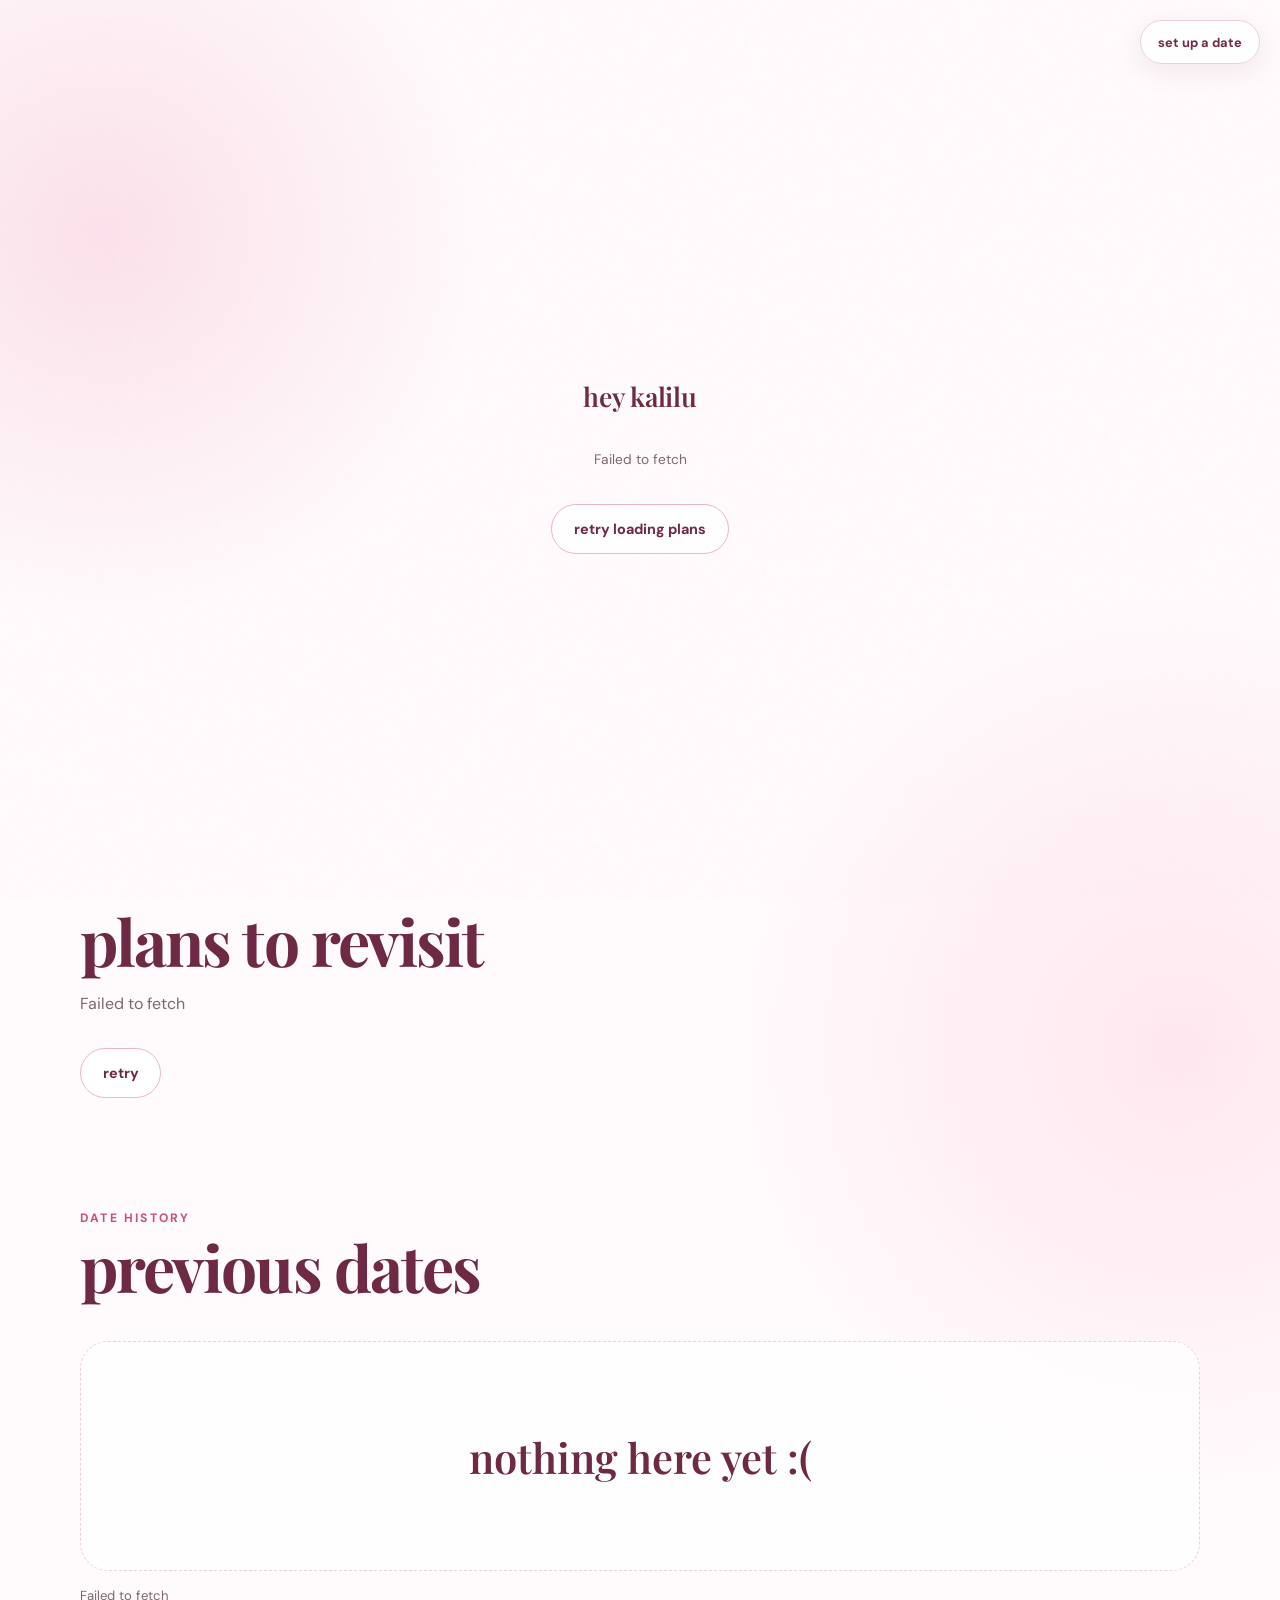
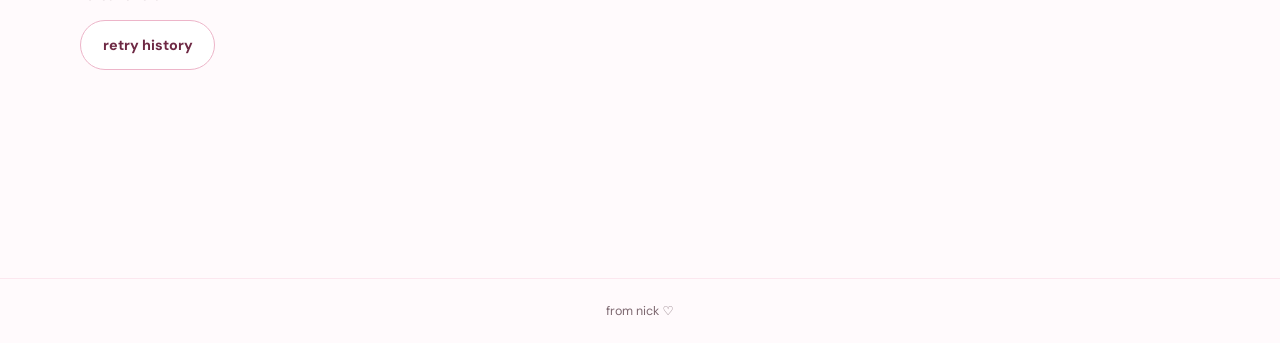
<file: index.html>
<!doctype html>
<html lang="en">
  <head>
    <meta charset="UTF-8" />
    <meta name="viewport" content="width=device-width, initial-scale=1.0" />
    <meta name="theme-color" content="#fff7fa" />
    <meta name="description" content="A date plan for you." />
    <meta property="og:title" content="date invite" />
    <meta property="og:description" content="a date plan for you ♡" />
    <meta property="og:type" content="website" />
    <meta property="og:url" content="https://beanzbeanz.github.io/dateapp/" />
    <meta property="og:image" content="https://beanzbeanz.github.io/dateapp/assets/date-invite-preview.png" />
    <meta property="og:image:type" content="image/png" />
    <meta property="og:image:width" content="1200" />
    <meta property="og:image:height" content="630" />
    <meta property="og:image:alt" content="Date invite on a pink background" />
    <meta name="twitter:card" content="summary_large_image" />
    <meta name="twitter:title" content="date invite" />
    <meta name="twitter:description" content="a date plan for you ♡" />
    <meta name="twitter:image" content="https://beanzbeanz.github.io/dateapp/assets/date-invite-preview.png" />
    <title>date invite</title>
    <link rel="preconnect" href="https://fonts.googleapis.com" />
    <link rel="preconnect" href="https://fonts.gstatic.com" crossorigin />
    <link href="https://fonts.googleapis.com/css2?family=DM+Sans:wght@400;500;600;700&family=Playfair+Display:ital,wght@0,600;1,600&display=swap" rel="stylesheet" />
    <link rel="stylesheet" href="styles.css" />
  </head>
  <body>
    <div class="petal-field" aria-hidden="true"></div>

    <nav class="site-toolbar" aria-label="Date options">
      <a class="setup-date-link" data-setup-link href="setup.html">set up a date</a>
    </nav>

    <main>
      <section class="hero" aria-labelledby="plan-title">
        <p class="top-note">hey <span data-her-name>kalilu</span></p>

        <p class="plan-loading" data-plan-loading aria-live="polite">checking upcoming plans…</p>

        <button class="button button-secondary" id="retry-plan" type="button" hidden>retry loading plans</button>

        <div class="card invitation-card" data-plan-card hidden>
          <div class="stamp" aria-hidden="true">♥</div>
          <p class="eyebrow plan-label">the plan</p>
          <h1 id="plan-title" data-plan-title>dinner and a movie</h1>
          <p class="plan-note" data-plan-note hidden></p>

          <div class="date-ticket" aria-label="Date details">
            <div>
              <span class="detail-label">Day</span>
              <strong data-day>Saturday</strong>
            </div>
            <div>
              <span class="detail-label">Date</span>
              <strong data-date>October 24</strong>
            </div>
            <div>
              <span class="detail-label">Time</span>
              <strong data-time>7:00 PM</strong>
            </div>
          </div>

          <div class="location" data-location-wrap hidden>
            <span class="detail-label">Location</span>
            <strong data-location></strong>
          </div>

          <a class="calendar-button" data-calendar download="date.ics" href="#">add to calendar</a>

          <p class="plan-status" data-plan-status hidden></p>
          <p data-plan-reply hidden></p>
          <a class="preview-link" id="edit-plan" hidden>edit / reschedule</a>

          <div class="response-box" data-response-box>
            <span class="detail-label">Are you in?</span>
            <div class="response-actions">
              <button class="button button-primary" data-response="yes" type="button">yes</button>
              <button class="button button-secondary" data-response="no" type="button">no</button>
            </div>
          </div>

        </div>

        <div class="empty-plan card" data-empty-plan hidden>
          <p class="eyebrow">upcoming plans</p>
          <h1>no upcoming plans :(</h1>
          <a class="button button-primary empty-setup-button" data-setup-link href="setup.html">set up a date</a>
        </div>

        <section class="more-upcoming" data-more-upcoming hidden aria-labelledby="more-upcoming-title">
          <p class="eyebrow">after that</p>
          <h2 id="more-upcoming-title">more upcoming plans</h2>
          <div class="upcoming-list" data-upcoming-list></div>
          <button class="button button-secondary" id="more-upcoming" hidden>more plans</button>
        </section>
      </section>

      <section class="section-shell" aria-labelledby="declined-title">
        <h2 id="declined-title">plans to revisit</h2>
        <div class="upcoming-list" id="declined-list"></div>
        <p id="declined-status" role="status"></p>
        <button class="button button-secondary" id="more-declined" hidden>more plans</button>
      </section>
      <section class="date-history section-shell" aria-labelledby="history-title">
        <div class="section-heading">
          <p class="eyebrow">date history</p>
          <h2 id="history-title">previous dates</h2>
        </div>

        <div class="history-list" id="history-list">
          <div class="history-empty-state" data-history-empty>
            <p>nothing here yet :(</p>
          </div>
        </div>
        <p class="history-status" id="history-status" aria-live="polite"></p>
        <button class="button button-secondary" id="more-history" hidden>load older dates</button>
      </section>

      <section class="countdown-section section-shell" data-countdown-section hidden aria-labelledby="countdown-title">
        <div class="countdown-copy">
          <p class="eyebrow">Counting down</p>
          <h2 id="countdown-title">until the date</h2>
        </div>
        <div class="countdown">
          <div><strong id="days">00</strong><span>days</span></div>
          <div><strong id="hours">00</strong><span>hours</span></div>
          <div><strong id="minutes">00</strong><span>minutes</span></div>
          <div><strong id="seconds">00</strong><span>seconds</span></div>
        </div>
        <p class="countdown-fallback" id="countdown-fallback" hidden>It’s date time! ♥</p>
      </section>

    </main>

    <footer>from nick <span aria-hidden="true">♡</span></footer>

    <script src="supabase-config.js"></script>
    <script src="shared-data.js"></script>
    <script src="common.js"></script>
    <script src="photos.js?v=2"></script>
    <script src="script.js"></script>
  </body>
</html>
</file>
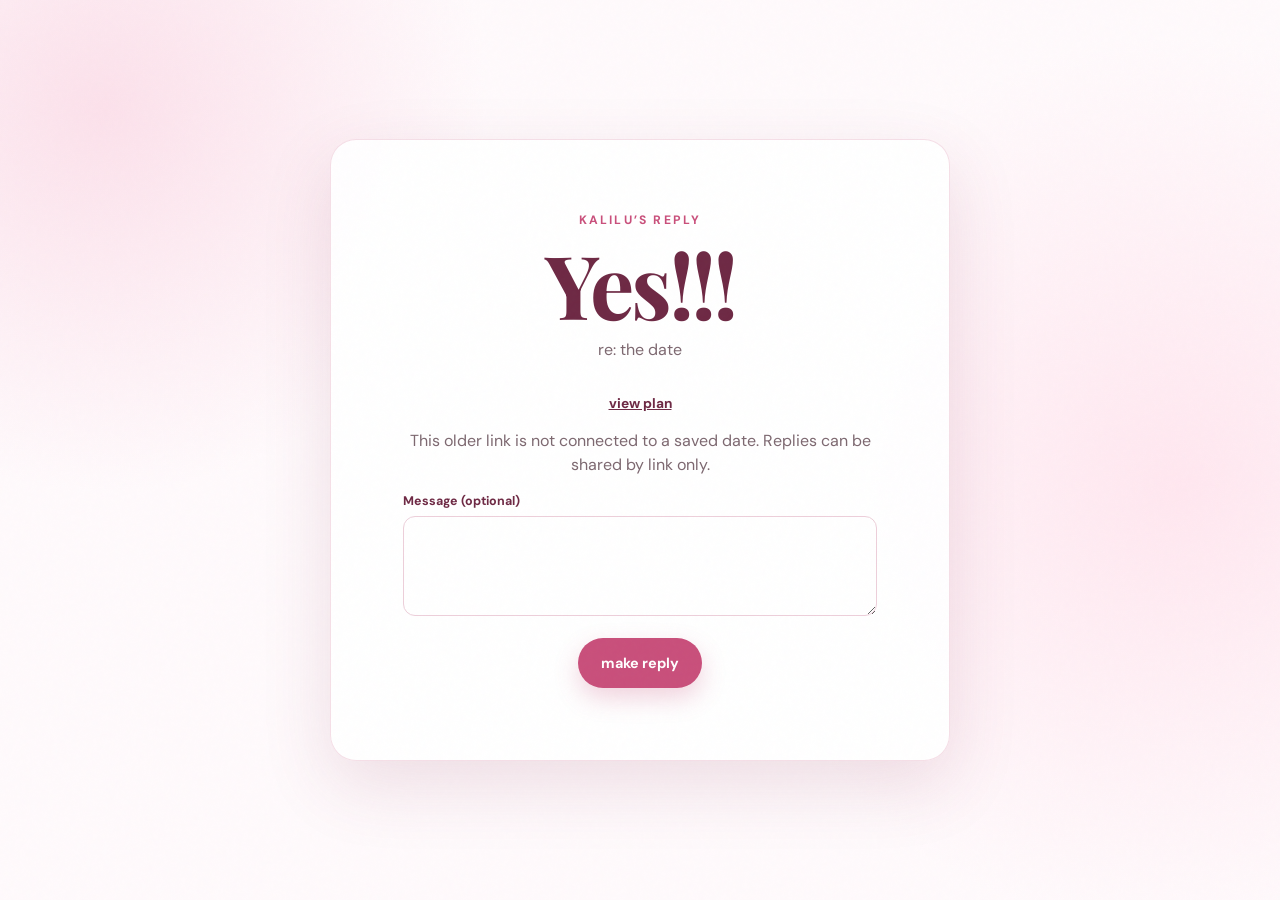
<file: response.html>
<!doctype html>
<html lang="en">
  <head>
    <meta charset="UTF-8" />
    <meta name="viewport" content="width=device-width, initial-scale=1.0" />
    <meta name="theme-color" content="#fff7fa" />
    <meta name="description" content="A reply to a date plan." />
    <title>date reply</title>
    <link rel="preconnect" href="https://fonts.googleapis.com" />
    <link rel="preconnect" href="https://fonts.gstatic.com" crossorigin />
    <link href="https://fonts.googleapis.com/css2?family=DM+Sans:wght@400;500;600;700&family=Playfair+Display:ital,wght@0,600;1,600&display=swap" rel="stylesheet" />
    <link rel="stylesheet" href="styles.css" />
  </head>
  <body>
    <main class="response-page">
      <div class="response-shell">
        <section class="card response-card" aria-labelledby="response-heading">
          <p class="eyebrow response-from" data-response-from></p>
          <h1 id="response-heading" data-response-heading>Yes!!!</h1>
          <p class="response-reference">re: <span data-original-title></span></p>

          <a class="preview-link" id="back-plan" href="index.html">view plan</a>
          <p id="reply-status" role="status"></p>
          <button class="button button-secondary" id="retry-response" type="button" hidden>reload current plan</button>
          <form class="response-form" id="response-form">
            <div class="field" data-reschedule-field hidden>
              <label for="free-date">I’m free (optional)</label>
              <input id="free-date" name="free" type="date" />
            </div>
            <div class="field">
              <label for="message">Message (optional)</label>
              <textarea id="message" name="message"></textarea>
            </div>
            <button class="button button-primary" type="submit">make reply</button>
          </form>

          <p class="response-free" data-response-free hidden></p>
          <p class="response-message" data-response-message hidden></p>

          <div class="reply-result" id="reply-result" hidden>
            <label for="reply-link">send this back</label>
            <div class="link-row">
              <input id="reply-link" readonly />
              <a class="button button-secondary messages-link" id="send-reply" href="#">open Messages</a>
            </div>
            <div class="result-actions">
              <a class="preview-link" id="preview-reply" href="response.html" target="_blank" rel="noopener">preview</a>
              <button class="button button-secondary" id="copy-reply" type="button">copy link</button>
              <button class="button button-secondary" id="share-reply" type="button" hidden>share</button>
            </div>
          </div>
        </section>
      </div>
    </main>
    <script src="supabase-config.js"></script>
    <script src="shared-data.js"></script>
    <script src="common.js"></script>
    <script src="response.js"></script>
  </body>
</html>
</file>
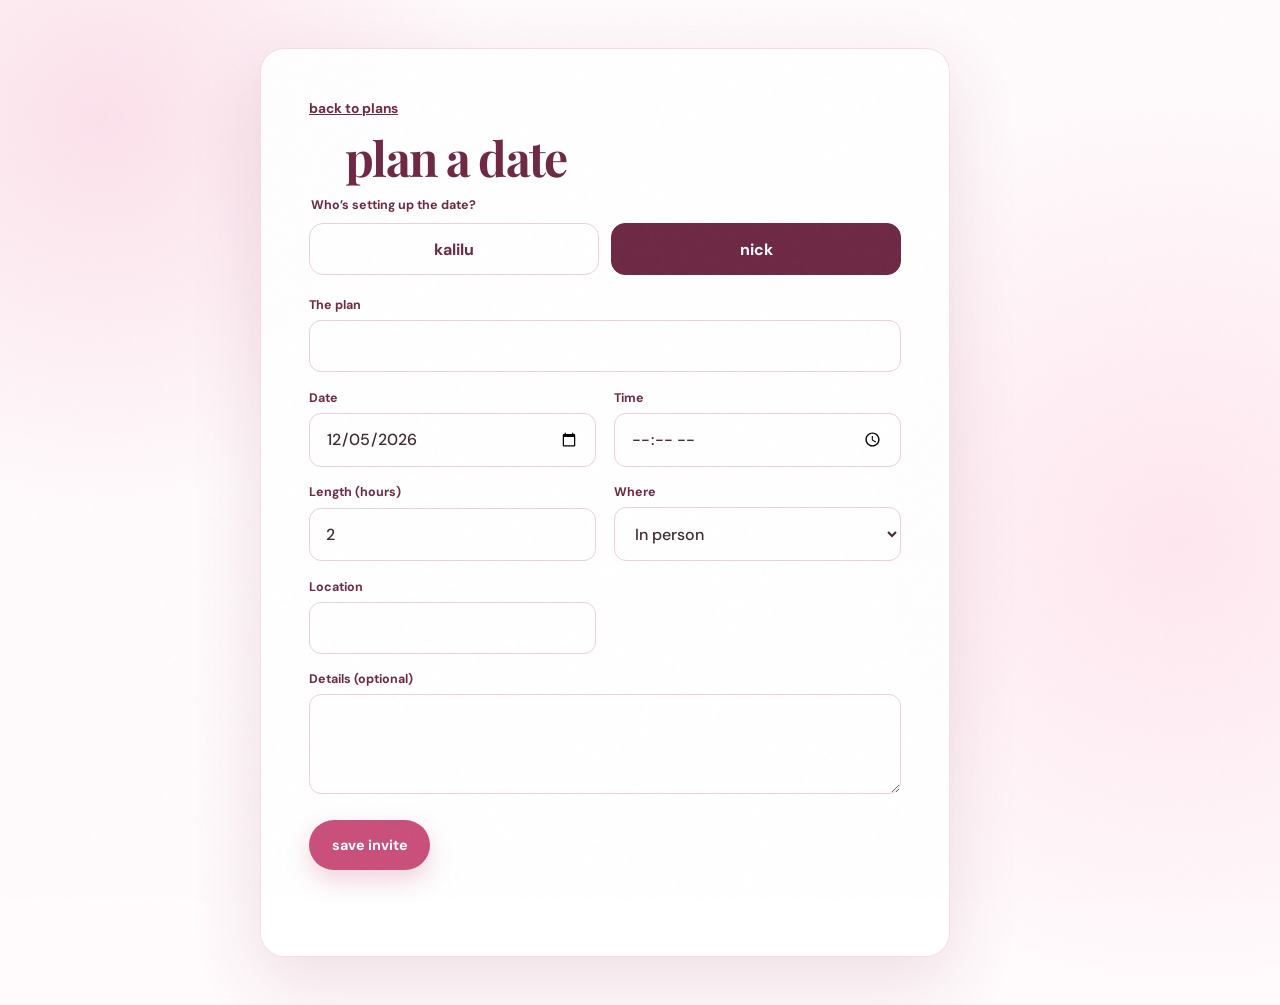
<file: setup.html>
<!doctype html>
<html lang="en">
  <head>
    <meta charset="UTF-8" />
    <meta name="viewport" content="width=device-width, initial-scale=1.0" />
    <meta name="theme-color" content="#fff7fa" />
    <meta name="description" content="Create a date-plan link." />
    <title>set up the date</title>
    <link rel="preconnect" href="https://fonts.googleapis.com" />
    <link rel="preconnect" href="https://fonts.gstatic.com" crossorigin />
    <link href="https://fonts.googleapis.com/css2?family=DM+Sans:wght@400;500;600;700&family=Playfair+Display:ital,wght@0,600;1,600&display=swap" rel="stylesheet" />
    <link rel="stylesheet" href="styles.css" />
  </head>
  <body>
    <main class="setup-page">
      <div class="setup-shell">
        <div class="card setup-card">
          <a class="preview-link" href="index.html">back to plans</a>
          <h1 id="setup-heading">plan a date</h1>
          <p id="draft-status" role="status"></p>
          <button class="button button-secondary" id="discard-draft" type="button" hidden>discard draft</button>
          <button class="button button-secondary" id="retry-setup" type="button" hidden>reload saved plan</button>
          <form class="setup-form" id="setup-form">
            <fieldset class="person-field field-wide">
              <legend>Who’s setting up the date?</legend>
              <div class="person-picker">
                <input id="setter-kalilu" name="setter" type="radio" value="kalilu" />
                <label for="setter-kalilu">kalilu</label>
                <input id="setter-nick" name="setter" type="radio" value="nick" checked />
                <label for="setter-nick">nick</label>
              </div>
            </fieldset>
            <div class="field field-wide">
              <label for="title">The plan</label>
              <input id="title" name="title" required />
            </div>
            <div class="field">
              <label for="date">Date</label>
              <input id="date" name="date" type="date" required />
            </div>
            <div class="field">
              <label for="time">Time</label>
              <input id="time" name="time" type="time" required />
            </div>
            <div class="field">
              <label for="duration">Length (hours)</label>
              <input id="duration" name="duration" type="number" min="0.25" max="48" step="0.25" value="2" required />
            </div>
            <div class="field">
              <label for="mode">Where</label>
              <select id="mode" name="mode">
                <option value="in-person">In person</option>
                <option value="remote">Remote</option>
              </select>
            </div>
            <div class="field">
              <label for="location" id="location-label">Location</label>
              <input id="location" name="location" required />
            </div>
            <div class="field field-wide">
              <label for="note">Details (optional)</label>
              <textarea id="note" name="note"></textarea>
            </div>
            <button class="button button-primary" type="submit">save invite</button>
            <p class="form-status field-wide" id="form-status" aria-live="polite"></p>
          </form>

          <div class="link-result" id="link-result" hidden>
            <label for="share-link">send this link</label>
            <div class="link-row">
              <input id="share-link" readonly />
              <button class="button button-secondary" id="copy-link" type="button">copy</button>
            </div>
            <div class="result-actions">
              <button class="button button-secondary" id="share-invite" type="button" hidden>share</button>
              <a class="button button-primary messages-link" id="messages-link" href="#">send in messages</a>
              <a class="preview-link" id="preview-link" href="index.html" target="_blank" rel="noopener">preview the page</a>
              <span id="copy-status" aria-live="polite"></span>
            </div>
          </div>
        </div>

      </div>
    </main>
    <script src="supabase-config.js"></script>
    <script src="shared-data.js"></script>
    <script src="common.js"></script>
    <script src="setup.js"></script>
  </body>
</html>
</file>
<file: styles.css>
:root {
  --paper: #fffafc;
  --blush: #fce7ef;
  --rose: #ed7da5;
  --rose-dark: #c94f7b;
  --berry: #6e2944;
  --ink: #3f2932;
  --muted: #7d6870;
  --white: #ffffff;
  --shadow: 0 24px 70px rgba(132, 50, 83, 0.14);
  --serif: "Playfair Display", Georgia, serif;
  --sans: "DM Sans", system-ui, sans-serif;
}

* { box-sizing: border-box; }
[hidden] { display: none !important; }

html { scroll-behavior: smooth; }

body {
  margin: 0;
  color: var(--ink);
  background:
    radial-gradient(circle at 8% 12%, rgba(247, 190, 211, 0.42), transparent 24rem),
    radial-gradient(circle at 92% 54%, rgba(255, 218, 231, 0.6), transparent 28rem),
    var(--paper);
  font-family: var(--sans);
  overflow-x: hidden;
}

body::before {
  content: "";
  position: fixed;
  inset: 0;
  pointer-events: none;
  opacity: 0.28;
  background-image: url("data:image/svg+xml,%3Csvg viewBox='0 0 180 180' xmlns='http://www.w3.org/2000/svg'%3E%3Cfilter id='n'%3E%3CfeTurbulence type='fractalNoise' baseFrequency='.9' numOctaves='3' stitchTiles='stitch'/%3E%3C/filter%3E%3Crect width='100%25' height='100%25' filter='url(%23n)' opacity='.07'/%3E%3C/svg%3E");
  z-index: 10;
}

button, a { -webkit-tap-highlight-color: transparent; }

.site-toolbar {
  position: absolute;
  top: 1.25rem;
  right: 1.25rem;
  z-index: 11;
}

.setup-date-link {
  min-height: 44px;
  padding: 0.72rem 1.05rem;
  display: inline-flex;
  align-items: center;
  justify-content: center;
  color: var(--berry);
  background: rgba(255, 255, 255, 0.82);
  border: 1px solid #edcfda;
  border-radius: 999px;
  box-shadow: 0 8px 24px rgba(110, 41, 68, 0.08);
  font-size: 0.8rem;
  font-weight: 700;
  text-decoration: none;
  backdrop-filter: blur(10px);
  transition: transform 180ms ease, background 180ms ease;
}

.setup-date-link:hover { transform: translateY(-2px); background: var(--white); }
.setup-date-link:focus-visible { outline: 3px solid rgba(237, 125, 165, 0.36); outline-offset: 3px; }

.site-toolbar.is-secondary { opacity: 0.9; }

.hero {
  min-height: 100svh;
  display: grid;
  place-items: center;
  align-content: center;
  gap: 1.25rem;
  padding: 5rem 1.25rem 3rem;
  position: relative;
}

.eyebrow {
  margin: 0;
  color: var(--rose-dark);
  font-size: 0.76rem;
  font-weight: 700;
  letter-spacing: 0.18em;
  text-transform: uppercase;
}

.top-note {
  margin: 0;
  color: var(--berry);
  font: 600 clamp(1.2rem, 3vw, 1.65rem) var(--serif);
  letter-spacing: -0.01em;
}

.plan-loading { margin: 1rem 0; color: var(--muted); font-size: 0.86rem; }

.card {
  width: min(690px, 100%);
  padding: clamp(2.2rem, 7vw, 5.5rem);
  text-align: center;
  background: rgba(255, 255, 255, 0.92);
  border: 1px solid rgba(201, 79, 123, 0.18);
  border-radius: 2px;
  box-shadow: var(--shadow);
  position: relative;
}

.invitation-card::before,
.invitation-card::after {
  content: "";
  position: absolute;
  width: 55px;
  height: 55px;
  border-color: var(--rose);
  opacity: 0.55;
}

.invitation-card::before { top: 18px; left: 18px; border-top: 1px solid; border-left: 1px solid; }
.invitation-card::after { right: 18px; bottom: 18px; border-right: 1px solid; border-bottom: 1px solid; }

.stamp {
  position: absolute;
  top: 1.35rem;
  right: 1.35rem;
  width: 44px;
  aspect-ratio: 1;
  display: grid;
  place-items: center;
  color: var(--white);
  background: var(--rose);
  border-radius: 50%;
  transform: rotate(8deg);
  box-shadow: 0 0 0 5px #fff, 0 0 0 6px var(--blush);
}

h1, h2, h3 { font-family: var(--serif); }

h1 {
  max-width: 520px;
  margin: 0 auto;
  color: var(--berry);
  font-size: clamp(2.55rem, 8vw, 5rem);
  line-height: 0.98;
  letter-spacing: -0.035em;
}

.plan-label { margin-bottom: 1rem; }

.plan-note {
  max-width: 500px;
  margin: 1.5rem auto 2rem;
  color: var(--muted);
  line-height: 1.75;
  white-space: pre-line;
}

.date-ticket {
  display: grid;
  grid-template-columns: repeat(3, 1fr);
  margin: 0 auto 1.4rem;
  border-block: 1px solid var(--blush);
}

.date-ticket > div { padding: 1.2rem 0.75rem; }
.date-ticket > div + div { border-left: 1px solid var(--blush); }

.detail-label {
  display: block;
  margin-bottom: 0.38rem;
  color: var(--rose-dark);
  font-size: 0.66rem;
  font-weight: 700;
  letter-spacing: 0.14em;
  text-transform: uppercase;
}

.date-ticket strong { font-family: var(--serif); font-size: 1.02rem; }

.location { margin: -0.25rem 0 0; color: var(--muted); font-size: 0.9rem; text-align: center; }
.location strong { color: var(--ink); font: 600 1rem var(--serif); }

.calendar-button {
  min-height: 44px;
  margin-top: 1.2rem;
  padding: 0.65rem 1rem;
  color: var(--berry);
  background: transparent;
  border: 1px solid #edcfda;
  border-radius: 999px;
  font: 700 0.78rem var(--sans);
  cursor: pointer;
  display: inline-flex;
  align-items: center;
  justify-content: center;
  text-decoration: none;
}
.calendar-button:hover { background: var(--blush); }
.calendar-button:focus-visible { outline: 3px solid rgba(237, 125, 165, 0.36); outline-offset: 3px; }

.response-box { margin-top: 1.6rem; padding-top: 1.5rem; border-top: 1px solid var(--blush); }
.response-actions { display: grid; grid-template-columns: 1fr 1fr; gap: 0.7rem; max-width: 300px; margin: 0.75rem auto 0; }
.response-actions .button { width: 100%; }

.actions { display: flex; justify-content: center; gap: 0.75rem; flex-wrap: wrap; }

.button {
  min-height: 50px;
  padding: 0.85rem 1.35rem;
  border: 1px solid transparent;
  border-radius: 999px;
  font: 700 0.9rem var(--sans);
  cursor: pointer;
  transition: transform 180ms ease, box-shadow 180ms ease, background 180ms ease;
}

.button:hover { transform: translateY(-2px); }
.button:focus-visible { outline: 3px solid rgba(237, 125, 165, 0.36); outline-offset: 3px; }
.button-primary { color: var(--white); background: var(--rose-dark); box-shadow: 0 10px 24px rgba(201, 79, 123, 0.25); }
.button-primary:hover { background: var(--berry); box-shadow: 0 13px 30px rgba(110, 41, 68, 0.25); }
.button-secondary { color: var(--berry); background: var(--white); border-color: #edb5c9; }
.button-secondary:hover { background: #fff6f9; }

.plan-status {
  width: fit-content;
  margin: 1.5rem auto 0;
  padding: 0.5rem 0.8rem;
  color: var(--rose-dark);
  background: var(--blush);
  border-radius: 999px;
  font-size: 0.76rem;
  font-weight: 700;
}

.empty-plan {
  min-height: 390px;
  display: grid;
  place-content: center;
  gap: 1.4rem;
  border-radius: 28px;
}
.empty-plan h1 { font-size: clamp(3rem, 8vw, 5rem); }
.empty-setup-button {
  min-width: min(310px, 100%);
  min-height: 62px;
  margin: 0.6rem auto 0;
  display: inline-flex;
  align-items: center;
  justify-content: center;
  font-size: 1rem;
  text-decoration: none;
}

.more-upcoming { width: min(690px, 100%); margin-top: 1.5rem; text-align: center; }
.more-upcoming h2 { margin-bottom: 1.2rem; font-size: clamp(2rem, 5vw, 3rem); }
.upcoming-list { display: grid; gap: 0.85rem; }
.upcoming-item {
  padding: 1.15rem 1.3rem;
  display: grid;
  grid-template-columns: minmax(0, 1fr) auto;
  gap: 1rem;
  align-items: center;
  text-align: left;
  background: rgba(255, 255, 255, 0.8);
  border: 1px solid #f3d7e1;
  border-radius: 18px;
}
.upcoming-item h3 { margin: 0 0 0.3rem; color: var(--berry); font-size: 1.35rem; }
.upcoming-item p { margin: 0; color: var(--muted); font-size: 0.82rem; }
.upcoming-item span { color: var(--rose-dark); font-size: 0.7rem; font-weight: 700; text-transform: lowercase; }

.section-shell { width: min(1120px, calc(100% - 2.5rem)); margin: 0 auto; }
.section-heading { max-width: 650px; margin-bottom: 2.5rem; }
h2 { margin: 0.45rem 0 0; color: var(--berry); font-size: clamp(2.2rem, 5vw, 4.25rem); line-height: 1.07; letter-spacing: -0.03em; }

.date-history { padding: 7rem 0; }
.history-empty {
  min-height: 360px;
  padding: clamp(2rem, 6vw, 4rem);
  display: flex;
  align-items: center;
  justify-content: center;
  gap: clamp(2rem, 7vw, 6rem);
  background: rgba(255, 255, 255, 0.72);
  border: 1px solid #f3d7e1;
  border-radius: 28px;
}

.tonight-photo { margin: 0; text-align: center; }
.tonight-photo img {
  width: clamp(190px, 24vw, 270px);
  aspect-ratio: 1;
  display: block;
  object-fit: cover;
  object-position: 46% 54%;
  border: 8px solid var(--white);
  border-radius: 50%;
  box-shadow: 0 18px 50px rgba(110, 41, 68, 0.2);
}
.tonight-photo figcaption {
  margin-top: 0.8rem;
  color: var(--rose-dark);
  font: italic 1.05rem var(--serif);
}
.empty-copy { min-width: 180px; }
.empty-count { display: block; color: var(--rose); font: 600 clamp(4rem, 10vw, 7rem)/0.8 var(--serif); }
.empty-copy p { margin: 1.25rem 0 0.2rem; color: var(--berry); font: 600 1.5rem var(--serif); }

.history-list { display: grid; gap: 1.25rem; }
.history-empty-state {
  min-height: 230px;
  display: grid;
  place-items: center;
  text-align: center;
  background: rgba(255, 255, 255, 0.72);
  border: 1px dashed #edcfda;
  border-radius: 28px;
}
.history-empty-state p { margin: 0; color: var(--berry); font: 600 clamp(1.7rem, 4vw, 2.6rem) var(--serif); }
.history-card {
  min-height: 250px;
  padding: clamp(1.25rem, 4vw, 2.25rem);
  display: grid;
  grid-template-columns: minmax(180px, 0.7fr) 1.3fr;
  gap: clamp(1.5rem, 5vw, 3.5rem);
  align-items: center;
  background: rgba(255, 255, 255, 0.76);
  border: 1px solid #f3d7e1;
  border-radius: 28px;
}
.history-photo {
  width: 100%;
  max-width: 310px;
  aspect-ratio: 1;
  margin: 0;
  position: relative;
  overflow: hidden;
  display: grid;
  place-items: center;
  color: var(--rose-dark);
  background: var(--blush);
  border: 7px solid var(--white);
  border-radius: 50%;
  box-shadow: 0 18px 50px rgba(110, 41, 68, 0.16);
}
.history-photo img { width: 100%; height: 100%; display: block; object-fit: cover; object-position: 46% 54%; }
.history-photo figcaption { position: absolute; right: 1rem; bottom: 0.8rem; padding: 0.3rem 0.55rem; color: var(--berry); background: rgba(255,255,255,0.88); border-radius: 999px; font: italic 0.9rem var(--serif); }
.history-photo-upload { align-content: center; gap: 0.25rem; }
.history-photo-upload:is(button) {
  padding: 0;
  border: 7px solid var(--white);
  font: inherit;
  -webkit-appearance: none;
  appearance: none;
}
.history-photo-upload span { font-weight: 700; }
.history-photo-upload small { color: var(--muted); font-size: 0.72rem; }
/* The input itself receives the tap; do not hide it or proxy input.click(). */
.photo-editor { margin-top: 1rem; display: grid; gap: 0.8rem; }
.photo-picker { position: relative; display: inline-flex; align-items: center; justify-content: center; min-height: 48px; padding: 0.7rem 1rem; border: 1px solid var(--rose-dark); border-radius: 16px; color: var(--rose-dark); cursor: pointer; }
.photo-picker input { position: absolute; inset: 0; width: 100%; height: 100%; opacity: 0; cursor: pointer; }
.photo-picker:focus-within { outline: 3px solid var(--rose-dark); outline-offset: 3px; }
.photo-picker:has(input:disabled) { opacity: 0.5; }
.photo-preview { width: 100%; max-height: 320px; object-fit: contain; border-radius: 16px; }
.photo-actions { display: flex; flex-wrap: wrap; gap: 0.5rem; }
.photo-editor .photo-status { font-size: 0.85rem; }
.photo-editor [hidden] { display: none; }
.history-card-copy h3 { margin: 0.6rem 0 0.4rem; color: var(--berry); font: 600 clamp(2rem, 5vw, 3.6rem)/1.05 var(--serif); }
.history-card-copy p { margin: 0; color: var(--muted); }
.history-card-copy small { display: block; max-width: 42ch; margin-top: 1rem; color: var(--muted); line-height: 1.55; }
.history-badge { padding: 0.3rem 0.55rem; color: var(--rose-dark); background: var(--blush); border-radius: 999px; font-size: 0.68rem; font-weight: 800; letter-spacing: 0.1em; text-transform: uppercase; }
.history-status { min-height: 1.2em; margin: 1rem 0 0; color: var(--muted); font-size: 0.82rem; }

.countdown-section {
  padding: clamp(2.5rem, 6vw, 5rem);
  display: grid;
  grid-template-columns: 0.9fr 1.1fr;
  gap: 3rem;
  align-items: center;
  color: var(--white);
  background: var(--berry);
  border-radius: 32px;
  box-shadow: var(--shadow);
}

.countdown-section h2 { color: var(--white); }
.countdown { display: grid; grid-template-columns: repeat(4, 1fr); gap: 0.7rem; }
.countdown div { padding: 1.15rem 0.5rem; text-align: center; border: 1px solid rgba(255,255,255,0.18); border-radius: 16px; background: rgba(255,255,255,0.07); }
.countdown strong { display: block; font: 600 clamp(1.6rem, 4vw, 2.8rem) var(--serif); }
.countdown span { color: #efbccf; font-size: 0.68rem; text-transform: uppercase; letter-spacing: 0.1em; }
.countdown-fallback { text-align: center; font: italic 1.4rem var(--serif); }

footer { margin-top: 6rem; padding: 1.5rem; text-align: center; color: var(--muted); font-size: 0.78rem; border-top: 1px solid var(--blush); }

@media (max-width: 760px) {
  .site-toolbar {
    position: relative;
    top: auto;
    right: auto;
    padding: max(0.85rem, env(safe-area-inset-top)) 1.25rem 0;
  }
  .setup-date-link { width: 100%; min-height: 48px; }
  .hero { min-height: calc(100svh - 64px); padding-top: 2.5rem; }
  .card { padding: 4rem 1.35rem 2.2rem; }
  .stamp { width: 36px; font-size: 0.8rem; }
  .date-ticket { grid-template-columns: 1fr; }
  .date-ticket > div { padding: 0.8rem; }
  .date-ticket > div + div { border-left: 0; border-top: 1px solid var(--blush); }
  .actions { display: grid; }
  .history-empty { flex-direction: column; text-align: center; }
  .history-card { grid-template-columns: 1fr; text-align: center; }
  .history-photo { max-width: 250px; margin-inline: auto; }
  .countdown-section { grid-template-columns: 1fr; gap: 2rem; border-radius: 24px; }
  .countdown { grid-template-columns: repeat(2, 1fr); }
  .date-history { padding-block: 5rem; }
  .empty-plan { min-height: 56svh; padding-inline: 1.25rem; }
  .empty-setup-button { width: 100%; min-width: 0; }
  .upcoming-item { grid-template-columns: 1fr; text-align: center; }
}

/* Link builder */
.setup-page { min-height: 100svh; padding: 3rem 1.25rem; }
.setup-shell { width: min(760px, 100%); margin: 0 auto; }
.setup-card { padding: clamp(1.4rem, 5vw, 3rem); text-align: left; border-radius: 24px; }
.setup-form { display: grid; grid-template-columns: minmax(0, 1fr) minmax(0, 1fr); gap: 1.1rem; }
.field { min-width: 0; display: grid; gap: 0.45rem; }
.field-wide { grid-column: 1 / -1; }
.field label { color: var(--berry); font-size: 0.78rem; font-weight: 700; }
.person-field { margin: 0 0 0.25rem; padding: 0; border: 0; }
.person-field legend { margin-bottom: 0.65rem; color: var(--berry); font-size: 0.78rem; font-weight: 700; }
.person-picker { display: grid; grid-template-columns: 1fr 1fr; gap: 0.75rem; }
.person-picker input { position: absolute; width: 1px; height: 1px; opacity: 0; }
.person-picker label {
  min-height: 52px;
  display: grid;
  place-items: center;
  color: var(--berry);
  background: var(--white);
  border: 1px solid #edcfda;
  border-radius: 14px;
  font-weight: 700;
  cursor: pointer;
  transition: border-color 180ms ease, background 180ms ease, color 180ms ease;
}
.person-picker input:checked + label { color: var(--white); background: var(--berry); border-color: var(--berry); }
.person-picker input:focus-visible + label { outline: 3px solid rgba(237, 125, 165, 0.36); outline-offset: 3px; }
.field input, .field textarea, .field select {
  min-width: 0;
  max-width: 100%;
  width: 100%;
  padding: 0.9rem 1rem;
  color: var(--ink);
  background: var(--white);
  border: 1px solid #edcfda;
  border-radius: 12px;
  font: 500 1rem var(--sans);
}
.field input[type="date"], .field input[type="time"] {
  min-height: 52px;
  display: block;
  appearance: none;
  -webkit-appearance: none;
}
.field input[type="date"]::-webkit-date-and-time-value,
.field input[type="time"]::-webkit-date-and-time-value {
  min-width: 0;
  text-align: left;
}
.field textarea { min-height: 100px; resize: vertical; }
.field input:focus, .field textarea:focus, .field select:focus { outline: 3px solid rgba(237, 125, 165, 0.25); border-color: var(--rose); }
.setup-form .button { grid-column: 1 / -1; justify-self: start; margin-top: 0.5rem; }
.form-status { min-height: 1.25rem; margin: 0; color: var(--rose-dark); font-size: 0.82rem; line-height: 1.45; }
.button:disabled { cursor: wait; opacity: 0.65; transform: none; }
.link-result { margin-top: 1.5rem; padding: 1.25rem; background: var(--blush); border-radius: 16px; }
.link-result label { display: block; margin-bottom: 0.5rem; color: var(--berry); font-size: 0.78rem; font-weight: 700; }
.link-row { display: flex; gap: 0.65rem; }
.link-row input { min-width: 0; flex: 1; padding: 0.75rem; border: 1px solid #edcfda; border-radius: 10px; font: 0.82rem var(--sans); }
.result-actions { display: flex; flex-wrap: wrap; gap: 0.75rem; margin-top: 0.8rem; align-items: center; }
.messages-link { min-height: 44px; padding: 0.68rem 0.9rem; text-decoration: none; }
.preview-link { color: var(--berry); font-size: 0.86rem; font-weight: 700; }

/* Response builder and reply page */
.response-page { min-height: 100svh; display: grid; place-items: center; padding: 2rem 1.25rem; }
.response-shell { width: min(620px, 100%); }
.response-card { padding: clamp(2rem, 8vw, 4.5rem); border-radius: 26px; }
.response-card h1 { margin-bottom: 0.75rem; font-size: clamp(3rem, 10vw, 5.5rem); }
.response-from { margin-bottom: 0.8rem; }
.response-reference { margin: 0 0 2rem; color: var(--muted); }
.response-form { display: grid; gap: 1.1rem; text-align: left; }
.response-form .button { justify-self: center; margin-top: 0.25rem; }
.response-message { margin: 1.5rem auto 0; color: var(--ink); font-size: 1.05rem; line-height: 1.65; white-space: pre-line; }
.response-free { margin: 1.5rem auto 0; color: var(--rose-dark); font: 600 1.25rem var(--serif); }
.reply-result { margin-top: 1.5rem; padding: 1.15rem; text-align: left; background: var(--blush); border-radius: 16px; }
.reply-result > label { display: block; margin-bottom: 0.5rem; color: var(--berry); font-size: 0.78rem; font-weight: 700; }
.reply-status { color: var(--muted); font-size: 0.76rem; }

@media (max-width: 600px) {
  .setup-page { padding-inline: 0.75rem; }
  .setup-card { min-width: 0; padding-inline: 1rem; }
  .setup-form { min-width: 0; grid-template-columns: minmax(0, 1fr); }
  .field-wide { grid-column: auto; }
  .setup-form .button { grid-column: auto; width: 100%; }
  .link-row { flex-direction: column; }
  .result-actions { align-items: stretch; flex-direction: column; }
  .messages-link { width: 100%; }
  .response-form .button { width: 100%; }
}

@media (prefers-reduced-motion: reduce) {
  *, *::before, *::after { scroll-behavior: auto !important; animation-duration: 0.01ms !important; animation-iteration-count: 1 !important; transition-duration: 0.01ms !important; }
}

/* Planning controls */
.setup-card h1 { font-size: clamp(2rem, 7vw, 3rem); margin-block: 1rem; }
#draft-status, #reply-status, #declined-status { color: var(--muted); line-height: 1.5; }
#discard-draft, #retry-setup { margin-bottom: 1rem; }
#more-history, #more-declined, #more-upcoming { margin-top: 1rem; }
.upcoming-item a { color: var(--berry); overflow-wrap: anywhere; }
[data-plan-reply] { white-space: pre-line; }
#edit-plan { display: inline-block; margin: 0.8rem; }
</file>
